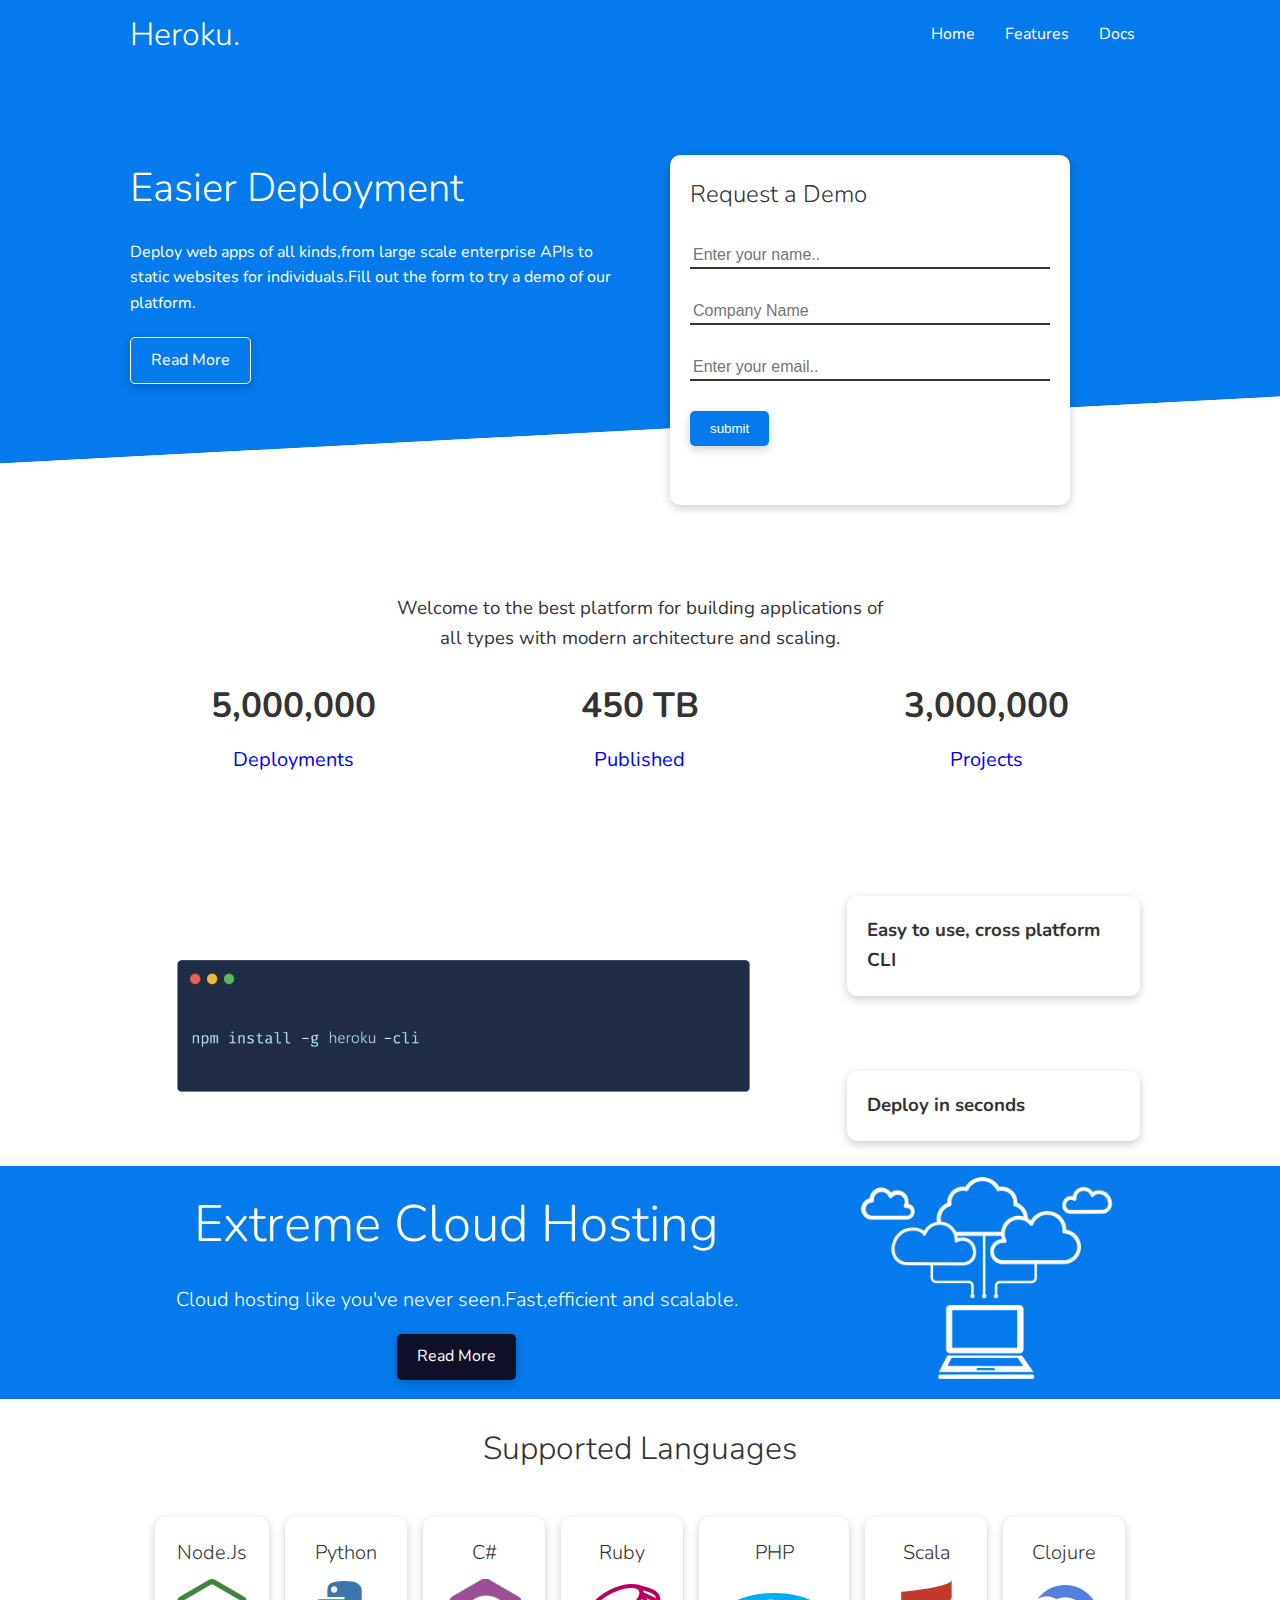
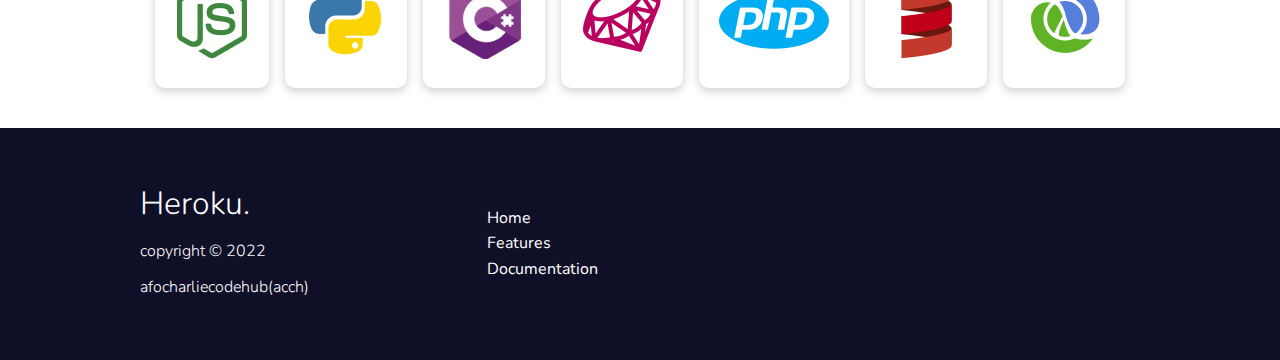
<file: index.html>
<!DOCTYPE html>
<html>
  <head>
    <meta charset="utf-8" />
    <meta http-equiv="X-UA-Compatible" content="IE=edge" />
    <title>Heroku|Cloud Hosting for all</title>
    <meta name="viewport" content="width=device-width, initial-scale=1" />
    <link
      rel="stylesheet"
      type="text/css"
      media="screen"
      href="./css/mylibrary.css"
    />
    <link
      rel="stylesheet"
      type="text/css"
      media="screen"
      href="./css/style.css"
    />
    <link rel="icon" href="./images/favicon.png" />
    <link
      rel="stylesheet"
      href="https://cdnjs.cloudflare.com/ajax/libs/font-awesome/6.1.1/css/all.min.css"
      integrity="sha512-KfkfwYDsLkIlwQp6LFnl8zNdLGxu9YAA1QvwINks4PhcElQSvqcyVLLD9aMhXd13uQjoXtEKNosOWaZqXgel0g=="
      crossorigin="anonymous"
      referrerpolicy="no-referrer"
    />
  </head>
  <body>
    <!-- ======NAV BR======== -->
    <nav class="main-nav">
      <div class="container flex">
        <h1>Heroku.</h1>
        <ul>
          <li><a href="index.html">Home</a></li>
          <li><a href="features.html">Features</a></li>
          <li><a href="docs.html">Docs</a></li>
        </ul>
      </div>
    </nav>

    <section class="hero">
      <div class="container grid">
        <div class="hero-text">
          <h1>Easier Deployment</h1>
          <p>
          Deploy web apps of all kinds,from large scale enterprise APIs to static websites for individuals.Fill out the form to try a demo of our platform.
          </p>
          <a href="features" class="btn-hero-text btn">Read More</a>
        </div>
        <div class="hero-form card">
          <h2>Request a Demo</h2>
          <form action="">
            <div class="input-control">
              <input
                type="text"
                name="name"
                placeholder="Enter your name.."
                required
              />
            </div>
            <div class="input-control">
              <input
                type="text"
                name="company name"
                placeholder="Company Name"
                required
              />
            </div>
            <div class="input-control">
              <input
                type="email"
                name="email"
                placeholder="Enter your email.."
                required
              />
            </div>
            <input type="submit" value="submit" class="hero-form-submit btn" />
          </form>
        </div>
      </div>
    </section>
    <!-- ========STATS SECTION========== -->
    <section class="stats">
      <div class="container">
        <h3 class="stats-heading">
          Welcome to the best platform for building applications of all types with modern architecture and scaling.
        </h3>
        <div class="grid grid-3">
          <div>
            <i class="fas fa-server fa-3x"></i>
            <h3>5,000,000</h3>
            <p>Deployments</p>
          </div>
          <div>
            <i class="fas fa-upload fa-3x"></i>
            <h3>450 TB</h3>
            <p>Published</p>
          </div>
          <div>
            <i class="fas fa-project-diagram fa-3x"></i>
            <h3>3,000,000</h3>
            <p>Projects</p>
          </div>
        </div>
      </div>
    </section>
    <!-- CLI -->
    <section class="cli">
      <div class="container grid">
        <img src="./images/cli.png" alt="" />
        <div class="card"><h3>Easy to use, cross platform CLI</h3></div>
        <div class="card"><h3>Deploy in seconds</h3></div>
      </div>
    </section>

    <section class="cloud">
      <div class="container grid">
        <div class="cloud-text-area centralize">
          <h3 class="light-text">Extreme Cloud Hosting</h3>
          <p class="light-text">
         Cloud hosting like you've never seen.Fast,efficient and scalable.
          </p>
          <a href="features.html" class="btn-cloud btn">Read More</a>
        </div>
        <div>
          <img src="./images/cloud.png" alt="Cloud Image" />
        </div>
      </div>
    </section>
    <!-- Cloud ends here -->
    <section class="languages">
      <h2 class="centralize light-text">Supported Languages</h2>
      <div class="container flex">
        <div class="card">
          <h4>Node.Js</h4>
          <img src="./images/logos/node.png" alt="Node.Js Logo">
        </div>
        <div class="card">
          <h4>Python</h4>
          <img src="./images/logos/python.png" alt="Python Logo">
        </div>
        <div class="card">
          <h4>C#</h4>
          <img src="./images/logos/csharp.png" alt="C# Logo">
        </div>
        <div class="card">
          <h4>Ruby</h4>
          <img src="./images/logos/ruby.png" alt="Ruby Logo">
        </div>
        <div class="card">
          <h4>PHP</h4>
          <img src="./images/logos/php.png" alt="PHP Logo">
        </div>
        <div class="card">
          <h4>Scala</h4>
          <img src="./images/logos/scala.png" alt="Scala Logo">
        </div>
        <div class="card">
          <h4>Clojure</h4>
          <img src="./images/logos/clojure.png" alt="Clojure Logo">
        </div>
      </div>
    </section>
    <!-- Footer begins -->
    <footer class="dark-bg">
      <div class="container grid grid-3">
<div>
  <h1 class="light-text">Heroku.</h1>
  <p>Copyright &copy; 2022</p>
  <p>AfoCharliecodehub(acch)</p>
</div>
<nav>
  <ul>
    <li><a href="index.html">Home</a></li>
    <li><a href="features.html">Features</a></li>
    <li><a href="docs.html">Documentation</a></li>
  </ul>
</nav>
<div class="socials">
  <a href="github.com/Charliemon22"><i class="fa-brands fa-github fa-2x"></i></a>
  <a href="instagram.com/charlie"><i class="fa-brands fa-instagram fa-2x"></i></a>
  <a href="linkedin/charliemon22"><i class="fa-brands fa-linkedin fa-2x"></i></a>
  <a href="twitter.com/charlie_oluyole"><i class="fa-brands fa-twitter fa-2x"></i></a>
</div>
      </div>
    </footer>
  </body>
</html>
</file>
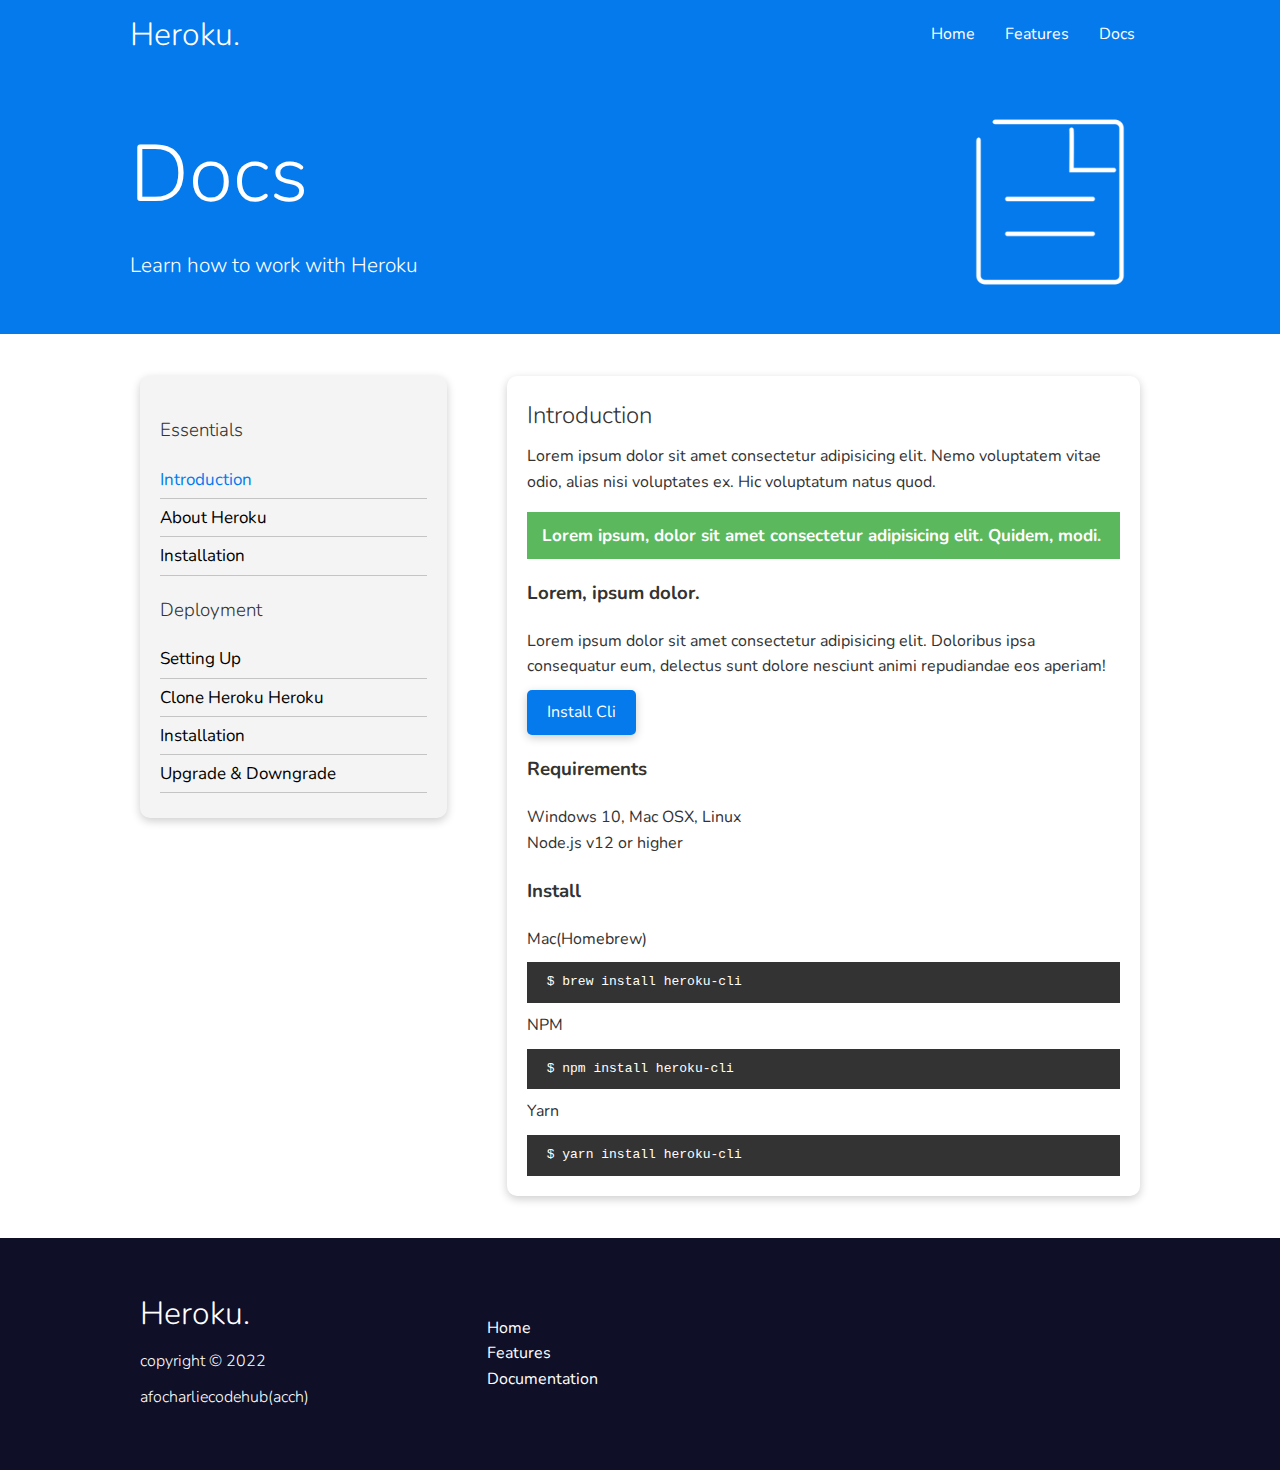
<file: docs.html>
<!DOCTYPE html>
<html>
  <head>
    <meta charset="utf-8" />
    <meta http-equiv="X-UA-Compatible" content="IE=edge" />
    <title>Heroku|Cloud Hosting for all</title>
    <meta name="viewport" content="width=device-width, initial-scale=1" />
    <link
      rel="stylesheet"
      type="text/css"
      media="screen"
      href="./css/mylibrary.css"
    />
    <link
      rel="stylesheet"
      type="text/css"
      media="screen"
      href="./css/style.css"
    />
    <link rel="icon" href="./images/favicon.png" />
    <link
      rel="stylesheet"
      href="https://cdnjs.cloudflare.com/ajax/libs/font-awesome/6.1.1/css/all.min.css"
      integrity="sha512-KfkfwYDsLkIlwQp6LFnl8zNdLGxu9YAA1QvwINks4PhcElQSvqcyVLLD9aMhXd13uQjoXtEKNosOWaZqXgel0g=="
      crossorigin="anonymous"
      referrerpolicy="no-referrer"
    />
  </head>
  <body>
    <!-- ======NAV BAR======== -->
    <nav class="main-nav">
        <div class="container flex">
          <h1>Heroku.</h1>
          <ul>
            <li><a href="index.html">Home</a></li>
            <li><a href="features.html">Features</a></li>
            <li><a href="docs.html">Docs</a></li>
          </ul>
        </div>
      </nav>
    <!-- features -->
    <section class="docs-head primary-bg p-y-2">
      <div class="container grid">
        <div>
          <h1 class="light-text">Docs</h1>
          <p class="light-text">Learn how to work with Heroku</p>
        </div>
        <img src="./images/docs.png" alt="Server" />
      </div>
    </section>

    <!-- docs head ends here -->
    <!-- docs main starts here -->
    <section class="docs-main m-y-2">
      <div class="container grid">
        <div class="card bg-light">
          <h3 class="light-text">Essentials</h3>
          <nav>
            <ul>
              <li><a href="#" class="intro">Introduction</a></li>
              <li><a href="#">About Heroku</a></li>
              <li><a href="#">Installation</a></li>
            </ul>
          </nav>
          <h3 class="light-text">Deployment</h3>
          <nav>
            <ul>
              <li><a href="#">Setting Up</a></li>
              <li><a href="#">Clone Heroku Heroku</a></li>
              <li><a href="#">Installation</a></li>
              <li><a href="#">Upgrade & Downgrade</a></li>
            </ul>
          </nav>
        </div>
        <div class="card">
          <h2 class="light-text">Introduction</h2>
          <p>
            Lorem ipsum dolor sit amet consectetur adipisicing elit. Nemo
            voluptatem vitae odio, alias nisi voluptates ex. Hic voluptatum
            natus quod.
          </p>
          <div class="bg-green m-y-1">
            <i class="fas fa-info"></i>Lorem ipsum, dolor sit amet consectetur
            adipisicing elit. Quidem, modi.
          </div>
          <h3>Lorem, ipsum dolor.</h3>
          <p>
            Lorem ipsum dolor sit amet consectetur adipisicing elit. Doloribus
            ipsa consequatur eum, delectus sunt dolore nesciunt animi
            repudiandae eos aperiam!
          </p>
          <a href="#" class="btn btn-docs">Install Cli</a>
          <h3>Requirements</h3>
          <ul>
            <li>Windows 10, Mac OSX, Linux</li>
            <li>Node.js v12 or higher</li>
          </ul>
          <h3>Install</h3>
          <p>Mac(Homebrew)</p>
          <pre><code>$ brew install heroku-cli</code></pre>
          <p>NPM</p>
          <pre><code>$ npm install heroku-cli</code></pre>
          <p>Yarn</p>
          <pre><code>$ yarn install heroku-cli</code></pre>
        </div>
      </div>
    </section>

    <!-- Footer begins -->
    <footer class="dark-bg">
      <div class="container grid grid-3">
        <div>
          <h1 class="light-text">Heroku.</h1>
          <p>Copyright &copy; 2022</p>
          <p>AfoCharliecodehub(acch)</p>
        </div>
        <nav>
          <ul>
            <li><a href="index.html">Home</a></li>
            <li><a href="features.html">Features</a></li>
            <li><a href="docs.html">Documentation</a></li>
          </ul>
        </nav>
        <div class="socials">
          <a href="github.com/Charliemon22"
            ><i class="fa-brands fa-github fa-2x"></i
          ></a>
          <a href="instagram.com/charlie"
            ><i class="fa-brands fa-instagram fa-2x"></i
          ></a>
          <a href="linkedin/charliemon22"
            ><i class="fa-brands fa-linkedin fa-2x"></i
          ></a>
          <a href="twitter.com/charlie_oluyole"
            ><i class="fa-brands fa-twitter fa-2x"></i
          ></a>
        </div>
      </div>
    </footer>
  </body>
</html>
</file>
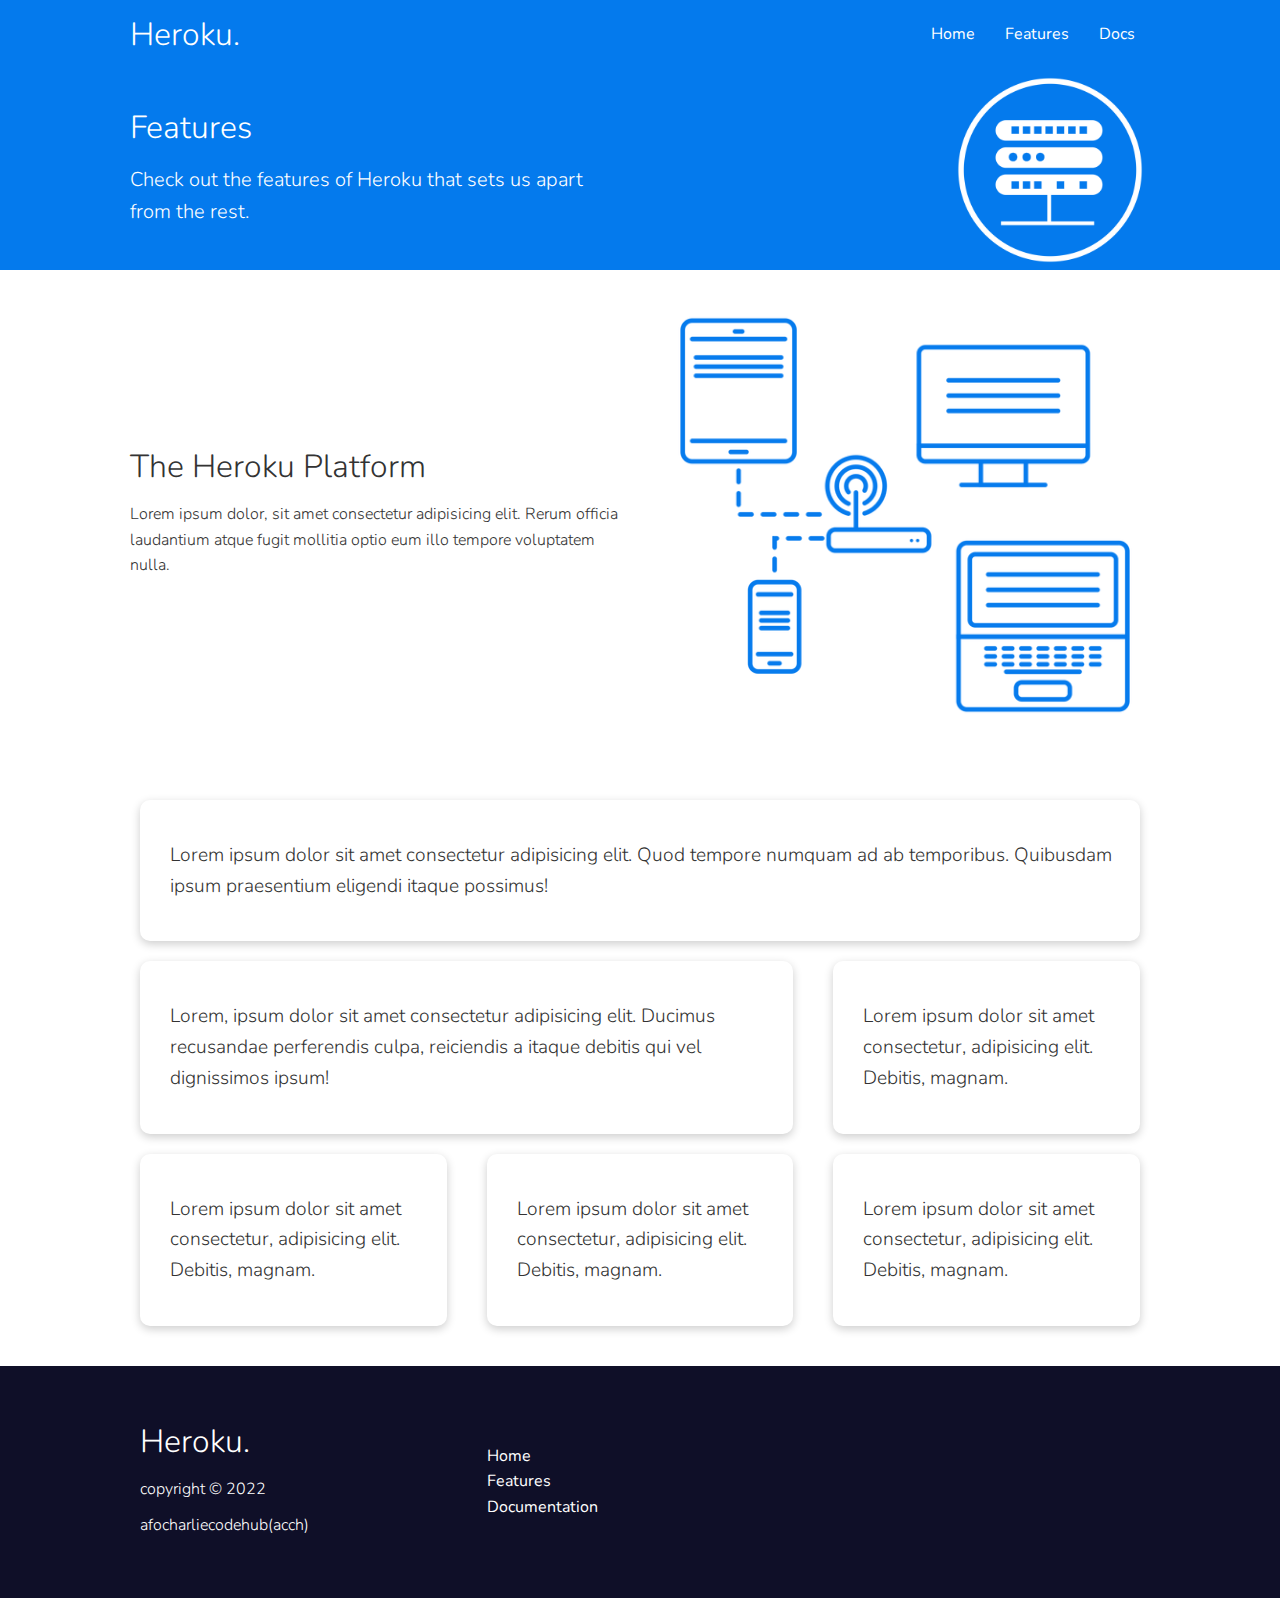
<file: features.html>
<!DOCTYPE html>
<html>
  <head>
    <meta charset="utf-8" />
    <meta http-equiv="X-UA-Compatible" content="IE=edge" />
    <title>Heroku|Cloud Hosting for all</title>
    <meta name="viewport" content="width=device-width, initial-scale=1" />
    <link
      rel="stylesheet"
      type="text/css"
      media="screen"
      href="./css/mylibrary.css"
    />
    <link
      rel="stylesheet"
      type="text/css"
      media="screen"
      href="./css/style.css"
    />
    <link rel="icon" href="./images/favicon.png" />
    <link
      rel="stylesheet"
      href="https://cdnjs.cloudflare.com/ajax/libs/font-awesome/6.1.1/css/all.min.css"
      integrity="sha512-KfkfwYDsLkIlwQp6LFnl8zNdLGxu9YAA1QvwINks4PhcElQSvqcyVLLD9aMhXd13uQjoXtEKNosOWaZqXgel0g=="
      crossorigin="anonymous"
      referrerpolicy="no-referrer"
    />
  </head>
  <body>
    <!-- ======NAV BAR======== -->
    <nav class="main-nav">
      <div class="container flex">
        <h1>Heroku.</h1>
        <ul>
          <li><a href="index.html">Home</a></li>
          <li><a href="features.html">Features</a></li>
          <li><a href="docs.html">Docs</a></li>
        </ul>
      </div>
    </nav>
    <!-- features -->
    <section class="features-head">
      <div class="container grid">
        <div>
          <h1 class="light-text">Features</h1>
          <p class="light-text">
            Check out the features of Heroku that sets us apart from the rest.
          </p>
        </div>
        <img src="./images/server.png" alt="Server">
      </div>
    </section>
    <section class="sub-head">
      <div class="container grid">
        <div>
          <h1 class="light-text">The Heroku Platform</h1>
          <p class="light-text">
         Lorem ipsum dolor, sit amet consectetur adipisicing elit. Rerum officia laudantium atque fugit mollitia optio eum illo tempore voluptatem nulla.
          </p>
        </div>
        <img src="./images/server2.png" alt="Server2">
      </div>
    </section>

    <section class="features-main">
        <div class="container grid">
            <div class="card flex">
                <i class="fas fa-server fa-3x"></i>
                <p>Lorem ipsum dolor sit amet consectetur adipisicing elit. Quod tempore numquam ad ab temporibus. Quibusdam ipsum praesentium eligendi itaque possimus!</p>
            </div>
            <div class="card flex">
                <i class="fas fa-network-wired fa-3x"></i>
                <p>
                  Lorem, ipsum dolor sit amet consectetur adipisicing elit. Ducimus recusandae perferendis culpa, reiciendis a itaque debitis qui vel dignissimos ipsum!
                  </p>
            </div>
            <div class="card flex">
                <i class="fas fa-laptop-code fa-3x"></i>
                <p>Lorem ipsum dolor sit amet consectetur, adipisicing elit. Debitis, magnam.</p>
            </div>
            <div class="card flex">
                <i class="fas fa-database fa-3x"></i>
                <p>Lorem ipsum dolor sit amet consectetur, adipisicing elit. Debitis, magnam.</p>
            </div>
            <div class="card flex">
                <i class="fas fa-power-off fa-3x"></i>
                <p>Lorem ipsum dolor sit amet consectetur, adipisicing elit. Debitis, magnam.</p>
            </div>
            <div class="card flex">
                <i class="fas fa-upload fa-3x"></i>
                <p>Lorem ipsum dolor sit amet consectetur, adipisicing elit. Debitis, magnam.</p>
            </div>
        </div>
    </section>

    

    <!-- Footer begins -->
    <footer class="dark-bg">
      <div class="container grid grid-3">
        <div>
          <h1 class="light-text">Heroku.</h1>
          <p>Copyright &copy; 2022</p>
          <p>AfoCharliecodehub(acch)</p>
        </div>
        <nav>
          <ul>
            <li><a href="index.html">Home</a></li>
            <li><a href="features.html">Features</a></li>
            <li><a href="docs.html">Documentation</a></li>
          </ul>
        </nav>
        <div class="socials">
          <a href="github.com/Charliemon22"
            ><i class="fa-brands fa-github fa-2x"></i
          ></a>
          <a href="instagram.com/charlie"
            ><i class="fa-brands fa-instagram fa-2x"></i
          ></a>
          <a href="linkedin/charliemon22"
            ><i class="fa-brands fa-linkedin fa-2x"></i
          ></a>
          <a href="twitter.com/charlie_oluyole"
            ><i class="fa-brands fa-twitter fa-2x"></i
          ></a>
        </div>
      </div>
    </footer>
  </body>
</html>
</file>
<file: css/mylibrary.css>
.card {
  background-color: #fff;
  color: #333;
  border-radius: 10px;
  box-shadow: var(--boxshadow);
  padding: 20px;
  margin: 10px;
}
.grid {
  display: grid;
  grid-template-columns: repeat(2, 1fr);
  gap: 40px;
  justify-content: center;
  align-items: center;
  height: 100%;
}
.btn {
  display: inline-block;
  padding: 10px 20px;
  border-radius: 5px;
  cursor: pointer;
  background-color: #047aed;
  box-shadow: var(--boxshadow);
  border: none;
  color: #fff;
  transition: all 0.6s ease;
}
.container {
  margin: 0 auto;
  padding: 0 40px;
  max-width: 1100px;
}
.light-text{
  font-weight: 300;
}
.centralize{
  text-align: center;
}
.flex{
  display: flex;
  justify-content: center;
  align-items: center;
  height: 100%;
}
.dark-bg{
  background-color: rgb(15,15,40);
  color: white;
}
.grid-3{
  grid-template-columns: repeat(3,1fr);
  text-align: center;
}
.primary-bg{
  background-color:#047aed;
}
.p-y-1{
  padding: 1rem 0;
}
.p-y-2{
  padding: 2rem 0;
}
.p-x-1{
  padding: 0 1rem;
}
.p-x-2{
  padding: 0 2rem;
}
.m-y-1{
  margin: 1rem 0;
}
.m-y-2{
  margin: 2rem 0;
}
</file>
<file: css/style.css>
@import url("https://fonts.googleapis.com/css2?family=Nunito:wght@300;400;700&display=swap");
:root {
  --basecolor: #047aed;
  --highlight: 2px solid red;
  --boxshadow: 0px 3px 10px rgba(0, 0, 0, 0.2);
}
* {
  box-sizing: border-box;
  padding: 0;
  margin: 0;
}
body {
  font-family: "Nunito", sans-serif;
  color: #333;
  line-height: 1.6;
}
a {
  text-decoration: none;
}
ul {
  list-style-type: none;
}
p {
  margin: 10px 0;
}
img {
  width: 100%;
}
pre,
code {
  background-color: #333;
  color: #fff;
  padding: 10px;
}
/* ======NAVBAR======= */
.main-nav {
  background-color: var(--basecolor);
  padding: 0 4%;
  align-items: center;
  height: 70px;
}
.main-nav h1 {
  color: #fff;
  font-weight: 300;
  font-size: 2rem;
}
.main-nav ul {
  display: flex;
}
.main-nav ul a {
  padding: 10px;
  color: #fff;
  margin: 0 5px;
  border: 0;
  transition: all 2s ease-in-out;
}
.main-nav ul a:hover {
  border-bottom: 2px solid #fff;
}
.main-nav .flex {
  justify-content: space-between;
}
/* =======HERO SECTION======== */
.hero {
  background-color: var(--basecolor);
  height: 400px;
  color: #fff;
  position: relative;
}

.hero::before,
.hero::after {
  content: "";
  position: absolute;
  height: 100px;
  background-color: #fff;
  bottom: -60px;
  left: 0;
  right: 0;
  transform: skewY(-3deg);
}
.hero-text {
  animation: slideInFromLeft 2s;
}
.hero h1 {
  font-size: 40px;
  font-weight: 300;
}
.hero p {
  margin: 20px 0;
}

.hero-form {
  height: 350px;
  width: 400px;
  position: relative;
  top: 60px;
  z-index: 100;
  animation: slideInFromRight 2s;
}
input[type="email"],
input[type="text"] {
  border: 0;
  border-bottom: 2px solid #333;
  width: 100%;
  font-size: 16px;
  padding: 3px;
}
input[type="email"]:focus,
input[type="text"]:focus {
  outline: none;
}
.input-control {
  margin: 30px 0;
}
.hero-form h2 {
  font-weight: 300;
}

.btn:hover {
  transform: scale(0.8);
}
.btn-hero-text {
  background: transparent;
  border: 1px solid white;
}
/* ======STATS======= */
.stats {
  padding: 100px;
  animation: slideInFromBottom 2s;
}
.stats-heading {
  text-align: center;
  font-weight: normal;
  max-width: 500px;
  margin: 1.5rem auto;
}
.grid-3 h3 {
  font-size: 35px;
}
.grid-3 p {
  font-size: 20px;
  color: blue;
}
/* ====CLI===== */
.cli .grid {
  grid-template-columns: repeat(3, 1fr);
  grid-template-rows: repeat(2, 1fr);
}
.cli .grid img {
  grid-column: 1 / span 2;
  grid-row: 1 / span 2;
}
.cloud {
  background-color: var(--basecolor);
}
.cloud .grid {
  grid-template-columns: 2fr 1fr;
  color: white;
}
.cloud-text-area h3 {
  font-size: 3.2rem;
  font-weight: 300;
}
.cloud-text-area p {
  font-size: 20px;
  padding: 0.5rem 0;
}
.btn-cloud {
  background-color: rgb(15, 15, 40);
}
/* Languages */
.languages {
  background-color: #fff;
}
.languages h2 {
  font-size: 2rem;
  padding: 1.5rem;
}
.languages .card {
  margin: 1.2rem 0.5rem 2.5rem;
  transition: all 0.3s ease-in-out;
}
.languages .flex {
  flex-wrap: wrap;
}
.languages .card:hover {
  transform: translateY(-20px);
}
.languages h4 {
  text-align: center;
  font-size: 20px;
  margin-bottom: 10px;
  font-weight: 300;
}
/* footer */
footer p {
  color: white !important;
  text-transform: lowercase;
  font-weight: 300;
  font-size: 16px !important;
}
footer nav {
  background-color: transparent;
}
footer nav ul {
  flex-direction: column;
}
footer nav ul a:hover {
  border: none;
}
.socials a {
  margin: 0 10px;
  color: white;
}
.fa-github:hover {
  color: black;
}
.fa-linkedin:hover,
.fa-twitter:hover {
  color: #2f567d;
}
footer .container {
  padding: 50px;
}
footer .container div {
  text-align: left;
}
footer .container ul {
  text-align: left;
}
.dark-bg ul li a{
  color: #fff;
}
/* Animation */
@keyframes slideInFromLeft {
  0% {
    transform: translateX(-500px);
  }
  100% {
    transform: translateX(0);
  }
}
@keyframes slideInFromRight {
  0% {
    transform: translateX(500px);
  }
  100% {
    transform: translateX(0);
  }
}
@keyframes slideInFromBottom {
  0% {
    transform: translateY(500px);
  }
  100% {
    transform: translateY(0);
  }
}
@keyframes slideInFromTop {
  0% {
    transform: translateY(-500px);
  }
  100% {
    transform: translateY(0);
  }
}

/* features */
.features-head {
  background-color: var(--basecolor);
  padding: 20px auto;
}
.features-head img {
  width: 200px;
  justify-self: end;
}
.features-head h1 {
  color: white;
}
.features-head p {
  color: #fff;
  font-size: 20px;
}
/* features sh */
.subhead {
  background-color: #f4f4f4;
  padding: 40px auto;
}
.subhead h1 {
  font-size: 2.5rem;
}
.subhead p {
  font-size: 1.5rem;
}
.subhead img {
  width: 200px;
  justify-self: end;
}
/* features main */
.features-main i {
  margin-right: 10px;
}
.features-main .grid {
  grid-template-columns: repeat(3, 1fr);
  gap: 20px;
}
.features-main div:nth-child(1) {
  grid-column: 1 / span 3;
}
.features-main div:nth-child(2) {
  grid-column: 1 / span 2;
}
.features-main p {
  font-weight: 300;
  font-size: 1.2rem;
}
.features-main {
  padding: 40px 0;
}

/* docsss */
.docs-head h1 {
  color: #fff;
  font-size: 5rem;
}
.docs-head p {
  color: white;
  font-size: 1.3rem;
}
.docs-head img {
  width: 200px;
  justify-self: end;
}
.docs-main .grid {
  grid-template-columns: 1fr 2fr;
}
.docs-main .bg-light {
  background-color: #f4f4f4;
  align-self: start;
}
.docs-main h3 {
  margin: 20px 0;
}
.intro{
  color: #047aed !important;
}
.docs-main .bg-light li {
  padding-bottom: 5px;
  margin-bottom: 5px;
  font-size: 17px;
  border-bottom: 1px solid rgb(196, 196, 196);
}
.docs-main .bg-light li a {
  transition: all 0.2s ease-in-out;
  display: inline-block;
  color: black;
}
.docs-main .bg-light li a:hover {
  transform: translateX(5px);
  font-weight: bold;
}
.docs-main .card .bg-green {
  background-color: #5cb85c;
  color: #fff;
  padding: 10px;
  font-size: 17px;
  font-weight: bold;
}
.docs-main .card .bg-green i {
  margin-right: 5px;
}


/* Media query */
/* Tablets to phone */
@media screen and (max-width: 800px) {
  .grid,
  .hero .grid,
  .cli .grid,
  .cloud .grid,
  .features-head .grid,
  .sub-head .grid,
  .features-main .grid,
  .docs-main .grid {
    grid-template-columns: 1fr;
    grid-template-rows: 1fr;
  }
  .features-head .container div,
  .sub-head .container div,
  .docs-head .container div {
    text-align: center;
  }
  .features-head .container img,
  .sub-head .container img,
  .docs-head .container img {
    justify-self: center;
  }
  .features-main div:nth-child(1) {
    grid-column: 1;
  }
  .features-main div:nth-child(2) {
    grid-column: 1;
  }
  .hero {
    height: auto;
  }
  .hero-text {
    text-align: center;
    margin-top: 2rem;
    animation: slideInFromTop 2s ease-in-out;
  }
  .hero-form {
    justify-self: center;
    margin: auto;
    animation: slideInFromBottom 2s;
  }
  .features-main .container .flex {
    flex-direction: column;
  }
  .cli .grid img {
    grid-row: 1;
    grid-column: 1;
  }
}

/* small phones */
@media screen and (max-width: 500px) {
  .main-nav .flex {
    flex-direction: column;
  }
  .main-nav ul {
    background-color: rgba(0, 0, 0, 0.2);
    padding: 5px;
    height: 110px;
    position: relative;
    z-index: 100;
  }
  .hero-form {
    width: 300px;
  }
  .features-head {
    padding-top: 30px;
  }
}
</file>
